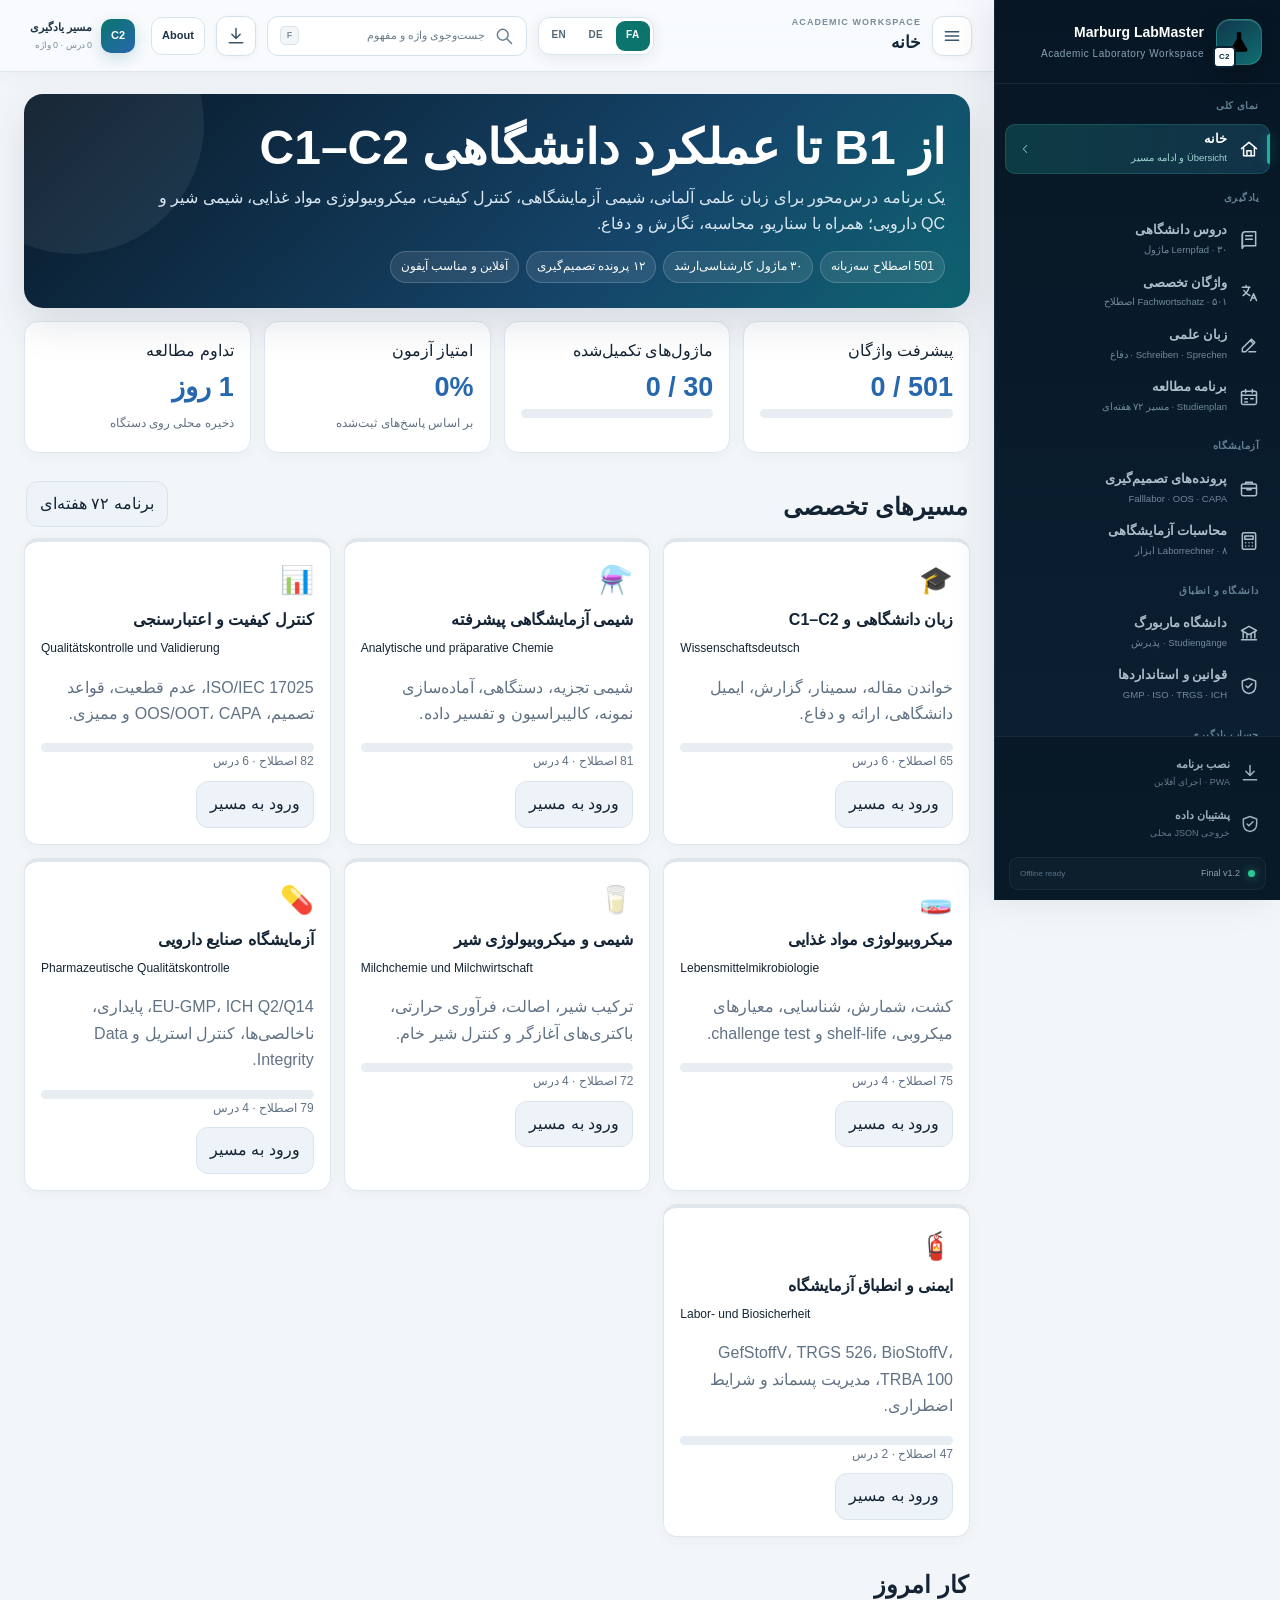
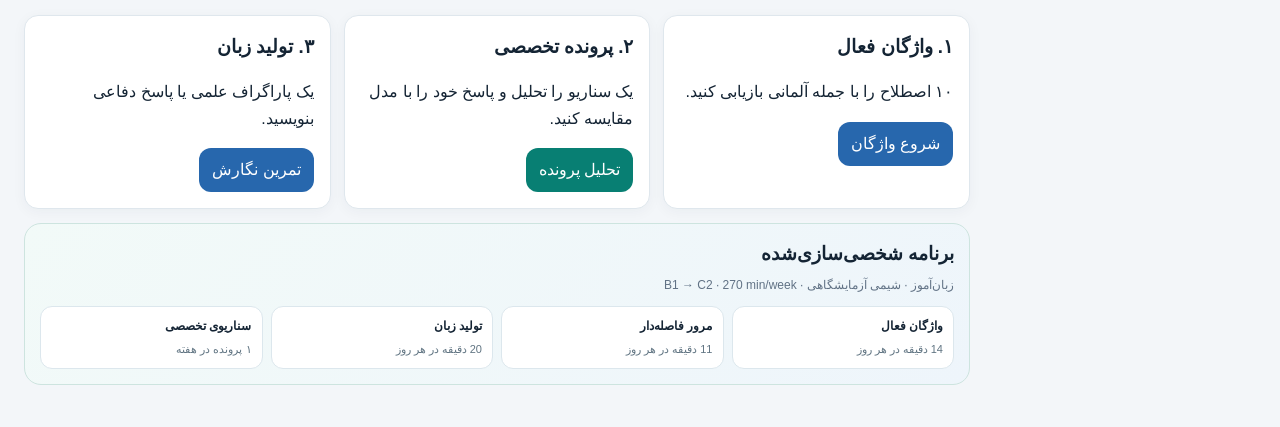
<file: index.html>
<!doctype html><html lang="fa" dir="rtl"><head><meta charset="utf-8"><meta name="viewport" content="width=device-width,initial-scale=1,viewport-fit=cover"><meta name="theme-color" content="#071624"><meta name="description" content="Academic German laboratory learning platform for chemistry, QC, food microbiology, dairy chemistry and pharmaceutical sciences."><meta name="author" content="Saeed Dahiri Dehnavi"><meta name="apple-mobile-web-app-capable" content="yes"><meta name="apple-mobile-web-app-status-bar-style" content="black-translucent"><meta name="apple-mobile-web-app-title" content="LabMaster C2"><link rel="manifest" href="./manifest.webmanifest"><link rel="icon" href="./icon.svg" type="image/svg+xml"><link rel="apple-touch-icon" href="./icon-192.png"><title>Marburg LabMaster C2 Academic — Release Candidate v2.0</title><style>html,body{height:100%;margin:0}body{display:grid;place-items:center;background:#071624;color:#fff;font-family:-apple-system,BlinkMacSystemFont,"Segoe UI",Tahoma,sans-serif}main{width:min(88vw,480px);text-align:center}.logo{width:82px;height:82px;margin:auto;border-radius:22px;display:grid;place-items:center;background:linear-gradient(135deg,#13a28f,#2b6eb9);font-size:34px;font-weight:850;box-shadow:0 18px 50px #0006}h1{font-size:22px;margin:18px 0 7px}p{color:#afc3d2}.version{font-size:10px;letter-spacing:.12em;color:#7190a5;margin-top:4px}.bar{height:7px;background:#ffffff17;border-radius:99px;overflow:hidden;margin-top:22px}.bar i{display:block;height:100%;width:35%;background:#20bfa7;border-radius:inherit;animation:load 1.1s infinite ease-in-out}@keyframes load{0%{transform:translateX(210%)}100%{transform:translateX(-310%)}}#error{display:none;background:#fff;color:#7d1725;padding:16px;border-radius:14px;text-align:right}</style></head><body><main id="loading"><div class="logo">C2</div><h1>Marburg LabMaster C2</h1><p>در حال بارگذاری محیط دانشگاهی آزمایشگاه…</p><div class="version">RELEASE CANDIDATE · v2.0.0-rc1</div><div class="bar"><i></i></div></main><main id="error" role="alert"></main><script>const PARTS=["./payload/app.001.b64","./payload/app.002.b64","./payload/app.003.b64","./payload/app.004.b64","./payload/app.005.b64","./payload/app.006.b64","./payload/app.007.b64","./payload/app.008.b64","./payload/app.009.b64","./payload/app.010.b64","./payload/app.011.b64","./payload/app.012.b64","./payload/app.013.b64","./payload/app.014.b64"];(async()=>{try{if('serviceWorker'in navigator&&location.protocol.startsWith('http'))navigator.serviceWorker.register('./sw.js').catch(()=>{});const rs=await Promise.all(PARTS.map(p=>fetch(p,{cache:'force-cache'})));if(rs.some(r=>!r.ok))throw new Error('یکی از اجزای برنامه دریافت نشد.');const b64=(await Promise.all(rs.map(r=>r.text()))).join('');const raw=atob(b64),bytes=new Uint8Array(raw.length);for(let i=0;i<raw.length;i++)bytes[i]=raw.charCodeAt(i);if(typeof DecompressionStream==='undefined')throw new Error('مرورگر برای اجرای نسخه آفلاین باید به‌روز شود.');const stream=new Blob([bytes]).stream().pipeThrough(new DecompressionStream('gzip'));let html=await new Response(stream).text();html=html.replace('</head>','<link rel="stylesheet" href="./professional-shell-v1.1.css?v=1.2.0"><link rel="stylesheet" href="./app-v2.css?v=2.0.0-rc1"></head>').replace('</body>','<script src="./professional-shell-v1.1.js?v=1.2.0"><\/script><script src="./final-v1.2.js?v=1.2.0"><\/script><script src="./app-v2-loader.js?v=2.0.0-rc1"><\/script></body>');document.open();document.write(html);document.close();}catch(err){document.getElementById('loading').style.display='none';const box=document.getElementById('error');box.style.display='block';box.textContent='بارگذاری برنامه کامل نشد: '+String(err.message||err)+' — صفحه را با اتصال اینترنت تازه‌سازی کنید.';}})();</script></body></html>
</file>
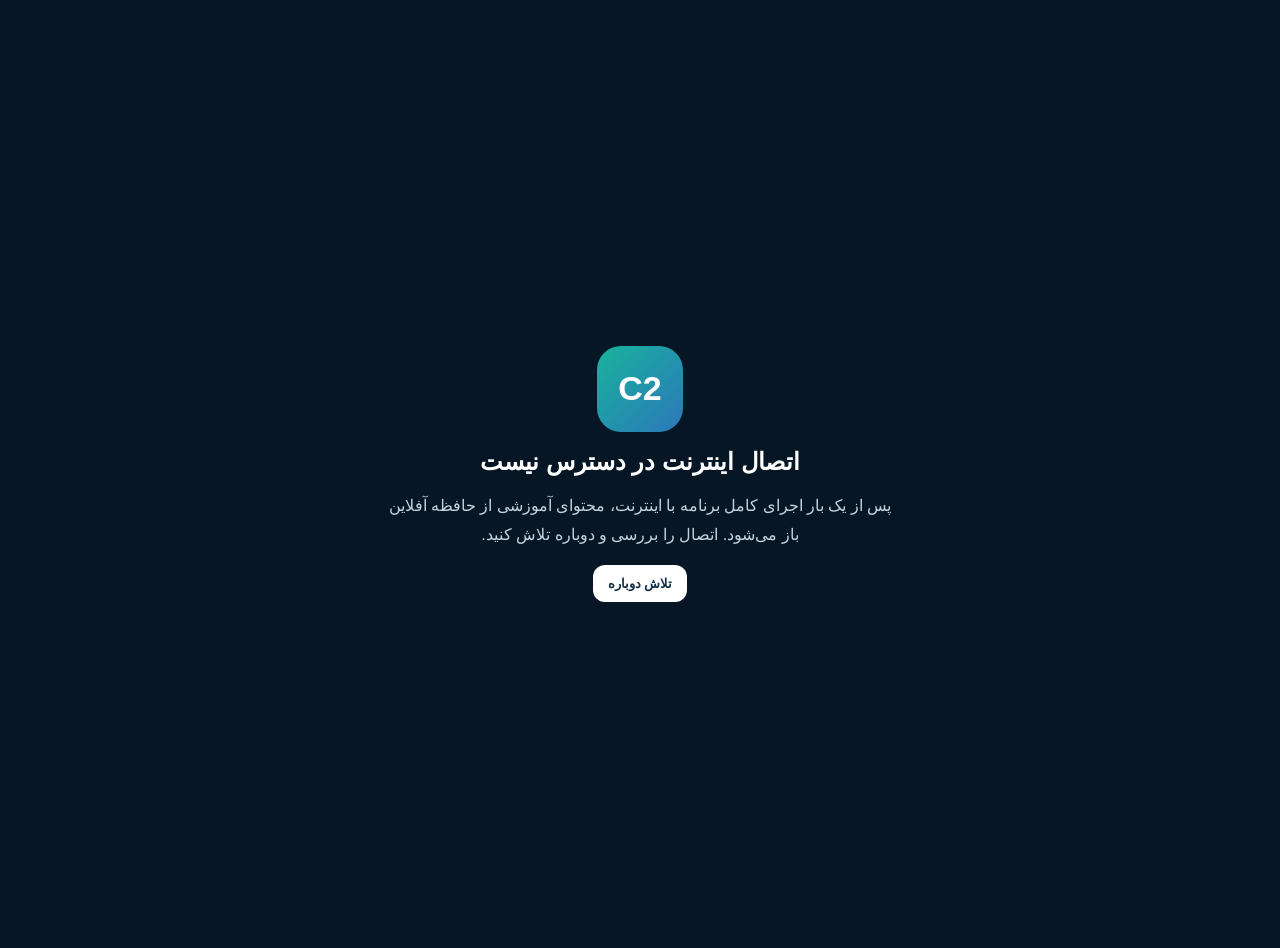
<file: offline.html>
<!doctype html><html lang="fa" dir="rtl"><head><meta charset="utf-8"><meta name="viewport" content="width=device-width,initial-scale=1,viewport-fit=cover"><meta name="theme-color" content="#091827"><title>Marburg LabMaster C2 — Offline</title><style>body{margin:0;min-height:100vh;display:grid;place-items:center;background:#071624;color:#fff;font-family:-apple-system,BlinkMacSystemFont,"Segoe UI",Tahoma,sans-serif;padding:24px}.box{max-width:520px;text-align:center}.mark{width:86px;height:86px;margin:auto;border-radius:24px;background:linear-gradient(135deg,#19b39d,#2c77ba);display:grid;place-items:center;font-size:34px;font-weight:900}h1{font-size:24px}p{color:#c4d4df;line-height:1.8}button{border:0;border-radius:12px;padding:11px 15px;background:#fff;color:#123047;font-weight:800}</style></head><body><main class="box"><div class="mark">C2</div><h1>اتصال اینترنت در دسترس نیست</h1><p>پس از یک بار اجرای کامل برنامه با اینترنت، محتوای آموزشی از حافظه آفلاین باز می‌شود. اتصال را بررسی و دوباره تلاش کنید.</p><button onclick="location.href='./'">تلاش دوباره</button></main></body></html>
</file>
<file: professional-shell-v1.1.css>
/* ===== Professional Navigation Shell v1.1 ===== */
:root{--shell-nav:#071624;--shell-nav-2:#0b2134;--shell-accent:#19b39d;--shell-accent-2:#2c77ba;--shell-top:72px;--shell-side:286px;--shell-side-collapsed:88px}
body{padding-bottom:0;overflow-x:hidden;background:#f3f6f9}
button svg{width:20px;height:20px;fill:none;stroke:currentColor;stroke-width:1.8;stroke-linecap:round;stroke-linejoin:round;flex:0 0 auto}
.app-shell{min-height:100vh;display:grid;grid-template-columns:var(--shell-side) minmax(0,1fr);direction:rtl;transition:grid-template-columns .24s ease}
.sidebar{position:sticky;top:0;height:100vh;background:linear-gradient(180deg,var(--shell-nav),var(--shell-nav-2));color:#dbe7f0;display:flex;flex-direction:column;z-index:60;border-left:1px solid #ffffff12;box-shadow:-10px 0 38px #06111e14;overflow:hidden}
.sidebar-brand{height:84px;padding:17px 18px;display:flex;align-items:center;gap:12px;border-bottom:1px solid #ffffff12;flex:0 0 auto}
.brand-mark{width:46px;height:46px;display:grid;place-items:center;position:relative;border:1px solid #53d6c550;background:linear-gradient(145deg,#10374b,#0f6e70);border-radius:14px;box-shadow:inset 0 1px #ffffff22,0 10px 26px #0004;color:#fff}
.brand-mark svg{width:26px;height:26px}.brand-mark span{position:absolute;left:-4px;bottom:-4px;background:#fff;color:#073044;font-size:8px;font-weight:900;padding:2px 4px;border-radius:5px;border:2px solid #0b2134;letter-spacing:.04em}
.sidebar-brand-copy{min-width:0}.sidebar-brand-copy b{display:block;color:#fff;font-size:14px;white-space:nowrap}.sidebar-brand-copy small{display:block;color:#88a3b6;font-size:10px;letter-spacing:.055em;white-space:nowrap;margin-top:2px}
.sidebar-scroll{padding:14px 10px 18px;overflow:auto;overscroll-behavior:contain;scrollbar-width:thin;scrollbar-color:#29465a transparent;flex:1}
.nav-group{margin-bottom:16px}.nav-group-last{margin-bottom:2px}.nav-label{font-size:10px;font-weight:750;color:#638094;padding:0 11px 7px;letter-spacing:.05em}
.nav-item{position:relative;width:100%;min-height:49px;border:0;background:transparent;color:#aebfcb;display:grid;grid-template-columns:22px minmax(0,1fr) 16px;align-items:center;gap:10px;text-align:right;padding:8px 11px;border-radius:10px;margin:2px 0;transition:background .18s,color .18s,transform .18s}
.nav-item:hover{background:#ffffff0b;color:#eef7fb}.nav-item:active{transform:scale(.985)}.nav-item>svg{width:20px;height:20px}.nav-copy{min-width:0}.nav-copy b{display:block;font-size:12.5px;font-weight:690;line-height:1.25;white-space:nowrap}.nav-copy small{display:block;font-size:9.5px;color:#6f8a9c;white-space:nowrap;overflow:hidden;text-overflow:ellipsis;margin-top:3px}.nav-arrow{display:flex;color:#527083;opacity:0;transition:.18s}.nav-arrow svg{width:14px;height:14px;transform:rotate(180deg)}
.nav-item:hover .nav-arrow{opacity:1}.nav-item.active{background:linear-gradient(90deg,#0f4d52aa,#123248);color:#fff;box-shadow:inset 0 0 0 1px #3ed3bd2e}.nav-item.active:before{content:"";position:absolute;right:0;top:10px;bottom:10px;width:3px;border-radius:3px 0 0 3px;background:var(--shell-accent);box-shadow:0 0 12px #19b39d88}.nav-item.active .nav-copy small{color:#9ed5d0}.nav-item.active .nav-arrow{opacity:.85;color:#8fd9cf}
.sidebar-footer{padding:10px;border-top:1px solid #ffffff12;background:#06131f88}.side-utility{width:100%;border:0;background:transparent;color:#9cb0be;display:flex;align-items:center;gap:10px;text-align:right;padding:8px 10px;border-radius:9px}.side-utility:hover{background:#ffffff0a;color:#fff}.side-utility span{min-width:0}.side-utility b{display:block;font-size:11px}.side-utility small{display:block;color:#607c8f;font-size:9px;margin-top:2px}.build-chip{margin:8px 4px 0;padding:8px 10px;border:1px solid #ffffff0f;background:#ffffff06;border-radius:9px;display:grid;grid-template-columns:8px 1fr auto;align-items:center;gap:7px;color:#8ba2b2;font-size:9px}.build-chip i{width:7px;height:7px;border-radius:50%;background:#28c995;box-shadow:0 0 10px #28c995aa}.build-chip small{font-size:8px;color:#587486}
.workspace{min-width:0;direction:rtl}.topbar{height:var(--shell-top);position:sticky;top:0;z-index:45;background:rgba(249,251,253,.9);backdrop-filter:saturate(160%) blur(18px);border-bottom:1px solid #dfe7ee;display:flex;align-items:center;justify-content:space-between;padding:0 22px;box-shadow:0 6px 22px rgba(26,50,72,.045)}
.topbar-leading,.topbar-tools{display:flex;align-items:center;gap:11px}.icon-button{width:40px;height:40px;border:1px solid #d7e1e9;background:#fff;color:#3c5669;border-radius:11px;display:grid;place-items:center;padding:0;box-shadow:0 2px 6px #17334d0b}.icon-button:hover{border-color:#aac0cf;color:#0a776e;background:#f8fbfc}.route-meta{min-width:0}.route-meta span{display:block;font-size:9px;font-weight:800;color:#7a8d9b;letter-spacing:.12em;line-height:1}.route-meta h1{font-size:17px;line-height:1.25;margin:5px 0 0;color:#102638;white-space:nowrap}
.quick-search{width:260px;height:40px;border:1px solid #d7e1e9;background:#fff;color:#6b7e8d;border-radius:11px;padding:0 12px;display:flex;align-items:center;gap:9px;text-align:right}.quick-search span{flex:1;font-size:11px}.quick-search kbd{font:700 9px/1 -apple-system,BlinkMacSystemFont,"Segoe UI",sans-serif;color:#7f909d;border:1px solid #dce4ea;background:#f3f6f8;border-radius:5px;padding:4px 6px}.quick-search:hover{border-color:#9eb8c9;color:#24475d}
.profile-chip{height:44px;border:0;background:transparent;display:flex;align-items:center;gap:9px;text-align:right;padding:3px 5px 3px 8px;border-radius:12px}.profile-chip:hover{background:#eaf0f4}.profile-avatar{width:34px;height:34px;border-radius:10px;background:linear-gradient(145deg,#0b756d,#2767ad);color:#fff;display:grid;place-items:center;font-weight:850;font-size:11px;box-shadow:0 5px 15px #0e678433}.profile-copy b,.profile-copy small{display:block;white-space:nowrap}.profile-copy b{font-size:11px;color:#1d3344}.profile-copy small{font-size:9px;color:#7a8d9b;margin-top:2px}
.workspace>main{max-width:1380px;margin:0 auto;padding:22px 24px 42px}.view{animation:route-in .22s ease}.view.active{display:block}@keyframes route-in{from{opacity:.2;transform:translateY(4px)}to{opacity:1;transform:none}}
.hero{border-radius:19px;box-shadow:0 16px 40px rgba(10,37,58,.12)}.card{border-radius:14px;box-shadow:0 3px 14px rgba(18,37,58,.045);border-color:#dfe7ed}.section-title{margin-top:28px}.metric b{font-variant-numeric:tabular-nums}
.shell-overlay{display:none}.mobile-dock,.more-sheet,.sheet-backdrop{display:none}
body.nav-collapsed .app-shell{grid-template-columns:var(--shell-side-collapsed) minmax(0,1fr)}
body.nav-collapsed .sidebar-brand{padding-inline:20px;justify-content:center}.nav-collapsed .sidebar-brand-copy,.nav-collapsed .nav-label,.nav-collapsed .nav-copy,.nav-collapsed .nav-arrow,.nav-collapsed .side-utility span,.nav-collapsed .build-chip span,.nav-collapsed .build-chip small{display:none}.nav-collapsed .nav-item{grid-template-columns:1fr;justify-items:center;padding:11px 0}.nav-collapsed .nav-item:before{right:4px}.nav-collapsed .side-utility{justify-content:center;padding:10px}.nav-collapsed .build-chip{display:flex;justify-content:center;padding:8px}.nav-collapsed .sidebar-scroll{padding-inline:12px}
.toast{bottom:24px}
@media(max-width:1100px){.quick-search{width:205px}.profile-copy{display:none}.workspace>main{padding-inline:18px}}
@media(max-width:900px){
 body{padding-bottom:76px}.app-shell{display:block}.sidebar{position:fixed;right:0;top:0;width:min(86vw,318px);height:100dvh;transform:translateX(105%);transition:transform .24s cubic-bezier(.2,.75,.2,1);box-shadow:-24px 0 70px #020b1499;z-index:90}.nav-open .sidebar{transform:translateX(0)}.nav-collapsed .sidebar-brand-copy,.nav-collapsed .nav-label,.nav-collapsed .nav-copy,.nav-collapsed .nav-arrow,.nav-collapsed .side-utility span,.nav-collapsed .build-chip span,.nav-collapsed .build-chip small{display:block}.nav-collapsed .nav-item{grid-template-columns:22px minmax(0,1fr) 16px;justify-items:stretch;padding:8px 11px}.nav-collapsed .side-utility{justify-content:flex-start}.nav-collapsed .build-chip{display:grid}.shell-overlay{display:block;position:fixed;inset:0;background:#020b14a8;backdrop-filter:blur(2px);z-index:85;opacity:0;visibility:hidden;transition:.22s}.nav-open .shell-overlay{opacity:1;visibility:visible}.topbar{height:64px;padding:0 12px}.desktop-tool,.quick-search,.profile-copy{display:none}.topbar-tools{gap:5px}.profile-chip{padding:2px}.route-meta h1{font-size:15px}.workspace>main{padding:14px 12px 28px}.mobile-dock{position:fixed;display:grid;grid-template-columns:repeat(5,1fr);left:8px;right:8px;bottom:max(7px,env(safe-area-inset-bottom));z-index:70;height:62px;padding:5px;background:rgba(250,252,253,.94);backdrop-filter:blur(18px) saturate(160%);border:1px solid #d7e2e9;border-radius:17px;box-shadow:0 13px 42px #0b213436;direction:rtl}.dock-item{border:0;background:transparent;color:#6c7f8e;border-radius:12px;display:flex;flex-direction:column;align-items:center;justify-content:center;gap:3px;padding:4px;min-width:0}.dock-item svg{width:20px;height:20px}.dock-item .nav-copy b{font-size:9px}.dock-item .nav-copy small,.dock-item .nav-arrow{display:none}.dock-item.active{background:#e8f4f2;color:#08776e}.dock-item.active svg{stroke-width:2.2}.sheet-backdrop{display:block;position:fixed;inset:0;z-index:74;background:#03111d8c;backdrop-filter:blur(2px);opacity:0;visibility:hidden;transition:.22s}.more-sheet{display:block;position:fixed;z-index:75;left:8px;right:8px;bottom:max(7px,env(safe-area-inset-bottom));background:#fff;border:1px solid #dbe4eb;border-radius:23px;padding:8px 14px 18px;box-shadow:0 28px 80px #06152270;transform:translateY(calc(100% + 30px));transition:transform .28s cubic-bezier(.2,.75,.2,1);max-height:78dvh;overflow:auto}.more-open .sheet-backdrop{opacity:1;visibility:visible}.more-open .more-sheet{transform:translateY(0)}.more-open .mobile-dock{opacity:0;pointer-events:none}.sheet-handle{width:42px;height:4px;border-radius:8px;background:#d5dfe6;margin:1px auto 10px}.sheet-head{display:flex;align-items:center;justify-content:space-between;margin-bottom:12px}.sheet-head span{font-size:8px;letter-spacing:.15em;color:#8394a1;font-weight:800}.sheet-head h2{font-size:17px;margin:3px 0 0}.sheet-grid{display:grid;grid-template-columns:repeat(2,1fr);gap:8px}.sheet-item{border:1px solid #dfe7ed;background:#f9fbfc;color:#1e3546;border-radius:13px;min-height:82px;padding:12px;display:grid;grid-template-columns:23px minmax(0,1fr);align-items:start;gap:9px;text-align:right}.sheet-item>svg{color:#087c72}.sheet-item .nav-copy b{font-size:11px}.sheet-item .nav-copy small{font-size:9px;color:#748793;white-space:normal;line-height:1.5}.sheet-item .nav-arrow{display:none}.sheet-item.active{border-color:#55b5aa;background:#edf8f6}.toast{bottom:83px}.hero{border-radius:16px}.card{border-radius:13px}
}
@media(max-width:520px){.sidebar{width:min(90vw,310px)}.topbar{padding-inline:9px}.route-meta span{font-size:7px}.workspace>main{padding:11px 9px 24px}.sheet-grid{grid-template-columns:1fr 1fr}.hero{padding:19px}.hero h1{font-size:26px}.section-title{align-items:flex-start}.section-title h2{font-size:19px}}
@media print{.sidebar,.topbar,.mobile-dock,.more-sheet,.sheet-backdrop,.shell-overlay{display:none!important}.app-shell{display:block}.workspace>main{max-width:none;padding:0}}
</file>
<file: app-v2.css>
/* Marburg LabMaster C2 Academic — v2.0 release layer */
:root{--v2-focus:#19b39d;--v2-danger:#a62e3f;--v2-soft:#eef7f5;--v2-line:#d5e2ea}
html{background:#f3f6f9}
body{min-width:320px}
.lang-switch{display:flex;gap:3px;padding:3px;border:1px solid #d8e3ea;background:#fff;border-radius:12px;box-shadow:0 4px 16px #0b213414}
.lang-switch button{min-width:34px;height:30px;border:0;border-radius:9px;background:transparent;color:#536777;font-size:10px;font-weight:850;letter-spacing:.04em}
.lang-switch button[aria-pressed="true"]{background:#0b756d;color:#fff}
.v2-tool{height:38px;min-width:38px;border:1px solid #d8e3ea;background:#fff;color:#183247;border-radius:11px;display:grid;place-items:center;padding:0 10px;font-size:11px;font-weight:800}
.v2-tool:hover{background:#edf7f5;border-color:#91cfc6}
.v2-tool:focus-visible,.lang-switch button:focus-visible,.v2-modal button:focus-visible,.v2-modal input:focus-visible,.v2-modal select:focus-visible,.v2-modal textarea:focus-visible{outline:3px solid rgba(25,179,157,.38);outline-offset:2px}
.v2-status{position:fixed;left:50%;bottom:88px;transform:translateX(-50%);z-index:130;max-width:min(92vw,680px);display:none;align-items:center;gap:10px;background:#10283b;color:#fff;border:1px solid #ffffff22;border-radius:14px;padding:10px 13px;box-shadow:0 16px 50px #06152266;font-size:12px}
.v2-status.show{display:flex}.v2-status.warn{background:#7f4700}.v2-status button{border:0;border-radius:9px;background:#fff;color:#173146;padding:6px 9px;font-weight:800}
.v2-modal{position:fixed;inset:0;z-index:150;display:none;place-items:center;padding:18px;background:rgba(2,11,20,.72);backdrop-filter:blur(4px)}
.v2-modal.show{display:grid}.v2-dialog{width:min(760px,100%);max-height:92dvh;overflow:auto;background:#fff;color:#162b3b;border-radius:22px;border:1px solid #dbe5ec;box-shadow:0 28px 100px #0007;padding:18px}
.v2-dialog-head{display:flex;align-items:flex-start;justify-content:space-between;gap:12px;border-bottom:1px solid #e0e8ee;padding-bottom:12px;margin-bottom:14px}.v2-dialog-head h2{margin:0;font-size:20px}.v2-dialog-head p{margin:4px 0 0;color:#6b7d89;font-size:12px}.v2-close{width:36px;height:36px;border:0;border-radius:11px;background:#edf2f6;color:#21394a;font-size:20px}
.v2-form{display:grid;grid-template-columns:repeat(2,minmax(0,1fr));gap:12px}.v2-field{display:grid;gap:5px}.v2-field.full{grid-column:1/-1}.v2-field label{font-size:11px;font-weight:800;color:#4d6272}.v2-field input,.v2-field select,.v2-field textarea{width:100%;border:1px solid #cbd8e2;border-radius:12px;padding:10px;background:#fff;color:#142434}.v2-actions{display:flex;flex-wrap:wrap;justify-content:flex-end;gap:8px;margin-top:15px}.v2-actions button{border:0;border-radius:11px;padding:9px 13px;font-weight:800}.v2-primary{background:#0b756d;color:#fff}.v2-secondary{background:#edf2f6;color:#1b3547}.v2-danger{background:#a62e3f;color:#fff}
.v2-plan{margin-top:14px;border:1px solid #cde4df;background:linear-gradient(135deg,#f2faf8,#eef5fb);border-radius:17px;padding:15px}.v2-plan h3{margin:0 0 6px}.v2-plan-grid{display:grid;grid-template-columns:repeat(4,minmax(0,1fr));gap:8px;margin-top:10px}.v2-plan-item{background:#fff;border:1px solid #dce7ed;border-radius:12px;padding:10px}.v2-plan-item b{display:block;font-size:12px}.v2-plan-item span{display:block;color:#607482;font-size:11px;margin-top:3px}
.v2-about-grid{display:grid;grid-template-columns:repeat(2,minmax(0,1fr));gap:10px}.v2-about-card{border:1px solid #dce5eb;border-radius:14px;padding:12px;background:#fafcfd}.v2-about-card h3{font-size:13px;margin:0 0 6px}.v2-about-card p{font-size:12px;color:#5f7280;margin:0}.v2-disclaimer{margin-top:12px;padding:12px;border:1px solid #f1d39c;background:#fff8e8;border-radius:14px;font-size:12px;color:#664309}
.v2-profile-summary{display:grid;grid-template-columns:repeat(3,minmax(0,1fr));gap:8px;margin-top:12px}.v2-profile-summary>div{background:#f7fafc;border:1px solid #e0e8ee;border-radius:12px;padding:9px}.v2-profile-summary b{display:block;font-size:11px}.v2-profile-summary span{font-size:11px;color:#607482}
[dir="ltr"] .sidebar,[dir="ltr"] .app-shell{direction:ltr}[dir="ltr"] .sidebar{border-left:0;border-right:1px solid #ffffff12}[dir="ltr"] .nav-arrow{transform:scaleX(-1)}[dir="ltr"] .table th,[dir="ltr"] .table td,[dir="ltr"] .choice,[dir="ltr"] .sheet-item,[dir="ltr"] .profile-chip{text-align:left}[dir="ltr"] .module .num{left:auto;right:12px}[dir="ltr"] .module ul,[dir="ltr"] .case ol,[dir="ltr"] .case ul{padding-right:0;padding-left:20px}
@media(max-width:900px){.lang-switch{position:fixed;left:12px;top:max(11px,env(safe-area-inset-top));z-index:72}.v2-tool{display:none}.v2-status{bottom:84px}.v2-plan-grid{grid-template-columns:repeat(2,minmax(0,1fr))}}
@media(max-width:560px){.v2-form,.v2-about-grid,.v2-profile-summary{grid-template-columns:1fr}.v2-plan-grid{grid-template-columns:1fr}.v2-dialog{padding:14px;border-radius:18px}.v2-dialog-head h2{font-size:17px}.v2-actions{justify-content:stretch}.v2-actions button{flex:1}.v2-status{font-size:11px}}

/* Responsive correction for desktop shell content width */
@media(max-width:1180px) and (min-width:901px){.g4{grid-template-columns:repeat(2,minmax(0,1fr))}.g3{grid-template-columns:repeat(2,minmax(0,1fr))}.term{grid-template-columns:1fr}.toolbar{grid-template-columns:minmax(0,2fr) minmax(0,1fr) minmax(0,1fr) auto}}
@media print{.lang-switch,.v2-tool,.v2-status,.v2-modal{display:none!important}}
</file>
